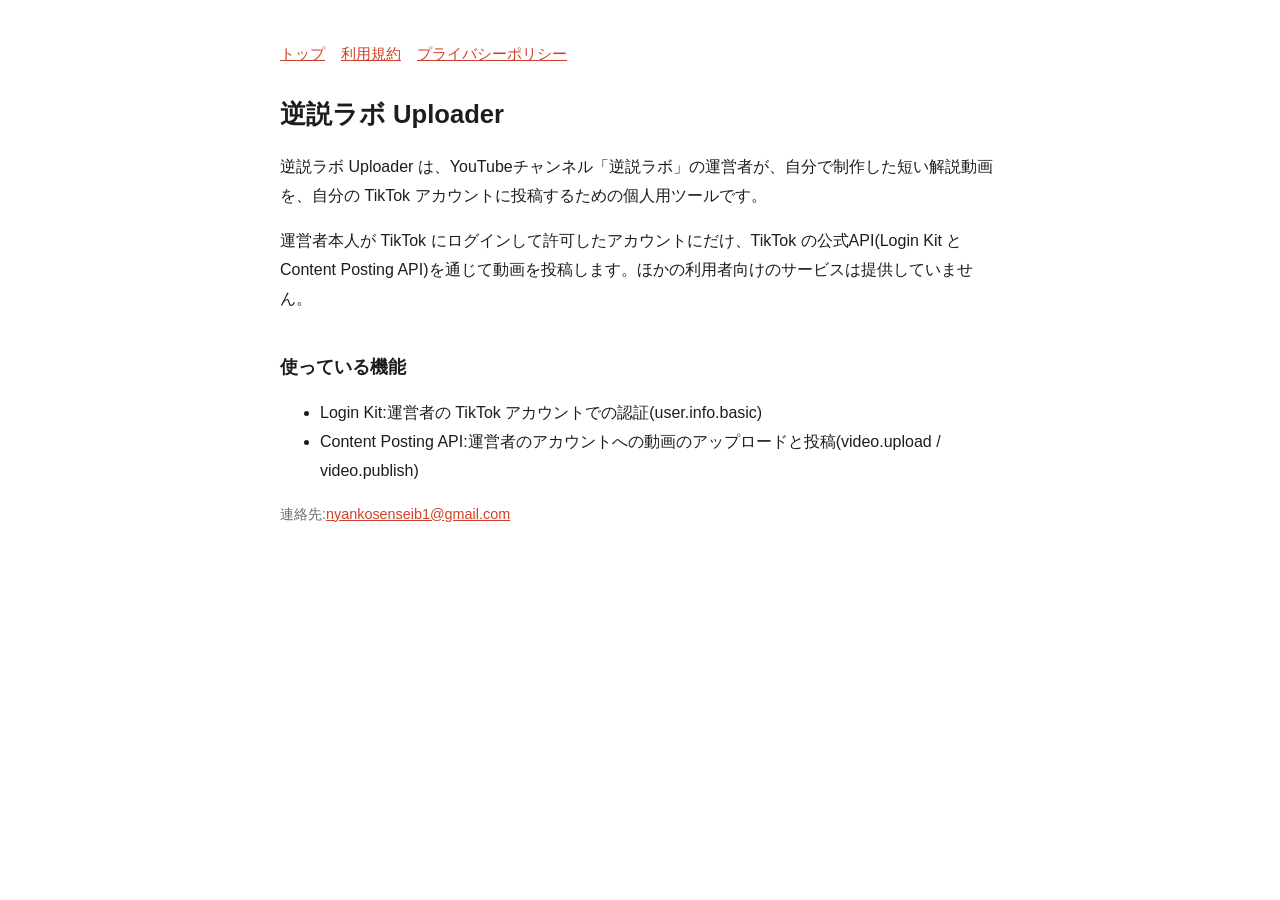
<file: index.html>
<!doctype html>
<html lang="ja"><head><meta charset="utf-8"><meta name="viewport" content="width=device-width,initial-scale=1">
<title>逆説ラボ Uploader</title><link rel="stylesheet" href="style.css"></head>
<body><main>
<nav><a href="index.html">トップ</a><a href="terms.html">利用規約</a><a href="privacy.html">プライバシーポリシー</a></nav>
<h1>逆説ラボ Uploader</h1>
<p>逆説ラボ Uploader は、YouTubeチャンネル「逆説ラボ」の運営者が、自分で制作した短い解説動画を、自分の TikTok アカウントに投稿するための個人用ツールです。</p>
<p>運営者本人が TikTok にログインして許可したアカウントにだけ、TikTok の公式API(Login Kit と Content Posting API)を通じて動画を投稿します。ほかの利用者向けのサービスは提供していません。</p>
<h2>使っている機能</h2>
<ul>
<li>Login Kit:運営者の TikTok アカウントでの認証(user.info.basic)</li>
<li>Content Posting API:運営者のアカウントへの動画のアップロードと投稿(video.upload / video.publish)</li>
</ul>
<p class="muted">連絡先:<a href="mailto:nyankosenseib1@gmail.com">nyankosenseib1@gmail.com</a></p>
</main></body></html>
</file>
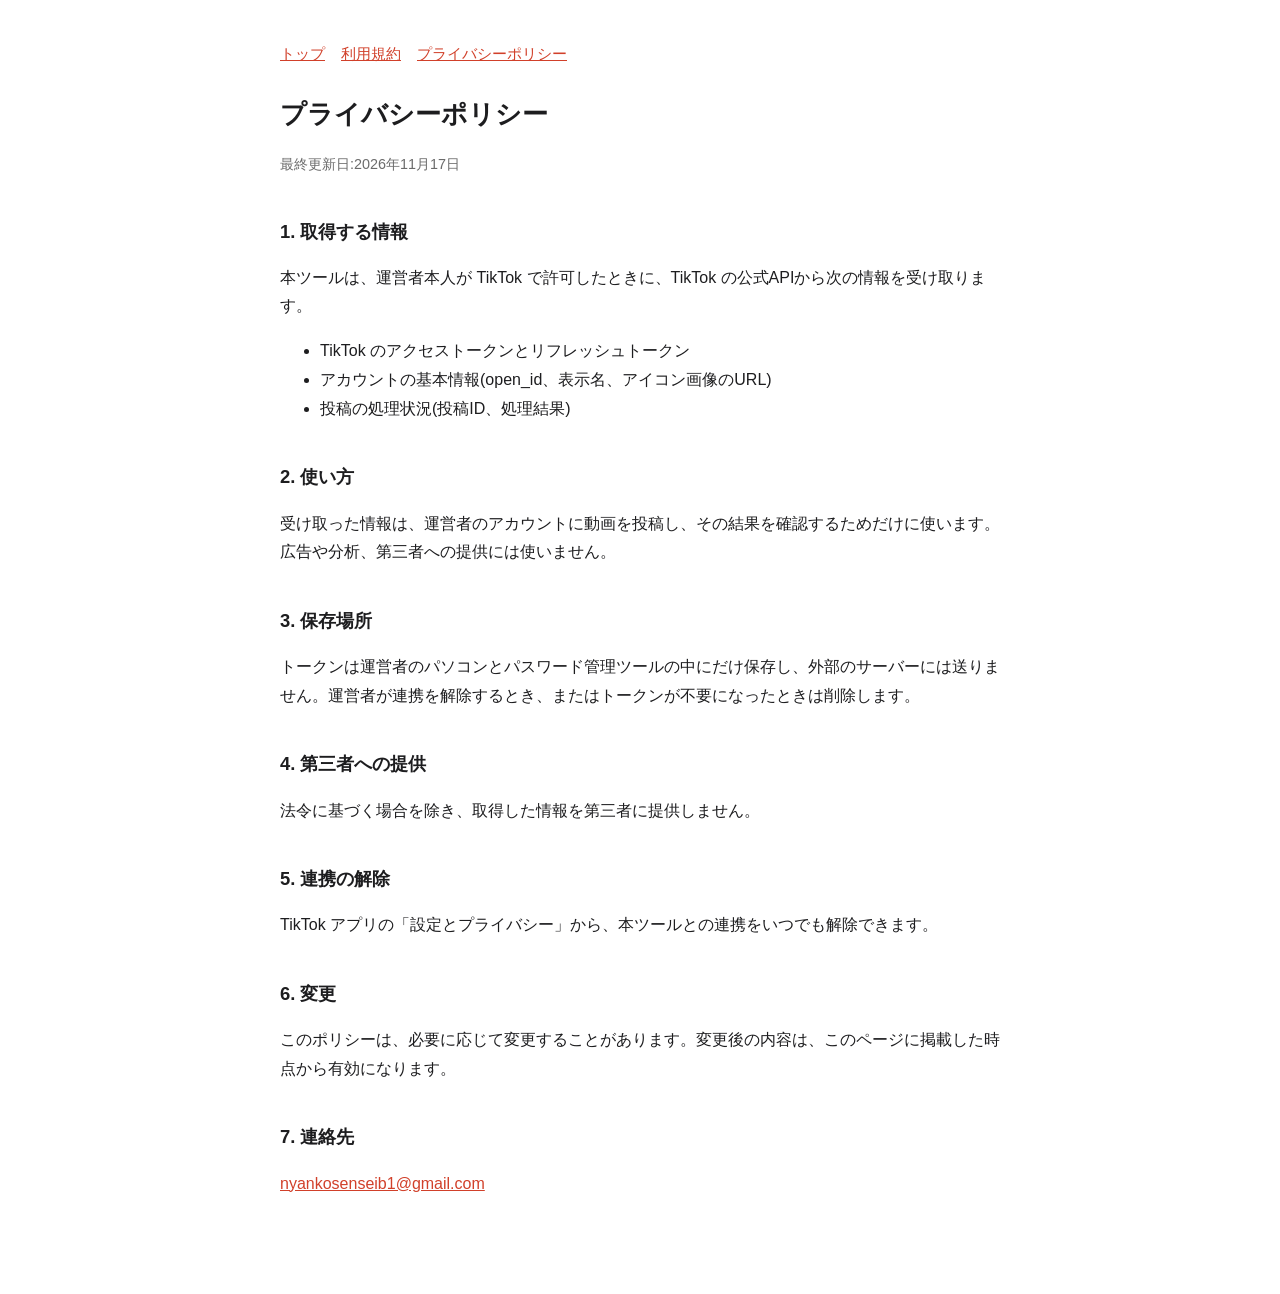
<file: privacy.html>
<!doctype html>
<html lang="ja"><head><meta charset="utf-8"><meta name="viewport" content="width=device-width,initial-scale=1">
<title>プライバシーポリシー | 逆説ラボ Uploader</title><link rel="stylesheet" href="style.css"></head>
<body><main>
<nav><a href="index.html">トップ</a><a href="terms.html">利用規約</a><a href="privacy.html">プライバシーポリシー</a></nav>
<h1>プライバシーポリシー</h1>
<p class="muted">最終更新日:2026年11月17日</p>
<h2>1. 取得する情報</h2>
<p>本ツールは、運営者本人が TikTok で許可したときに、TikTok の公式APIから次の情報を受け取ります。</p>
<ul>
<li>TikTok のアクセストークンとリフレッシュトークン</li>
<li>アカウントの基本情報(open_id、表示名、アイコン画像のURL)</li>
<li>投稿の処理状況(投稿ID、処理結果)</li>
</ul>
<h2>2. 使い方</h2>
<p>受け取った情報は、運営者のアカウントに動画を投稿し、その結果を確認するためだけに使います。広告や分析、第三者への提供には使いません。</p>
<h2>3. 保存場所</h2>
<p>トークンは運営者のパソコンとパスワード管理ツールの中にだけ保存し、外部のサーバーには送りません。運営者が連携を解除するとき、またはトークンが不要になったときは削除します。</p>
<h2>4. 第三者への提供</h2>
<p>法令に基づく場合を除き、取得した情報を第三者に提供しません。</p>
<h2>5. 連携の解除</h2>
<p>TikTok アプリの「設定とプライバシー」から、本ツールとの連携をいつでも解除できます。</p>
<h2>6. 変更</h2>
<p>このポリシーは、必要に応じて変更することがあります。変更後の内容は、このページに掲載した時点から有効になります。</p>
<h2>7. 連絡先</h2>
<p><a href="mailto:nyankosenseib1@gmail.com">nyankosenseib1@gmail.com</a></p>
</main></body></html>
</file>
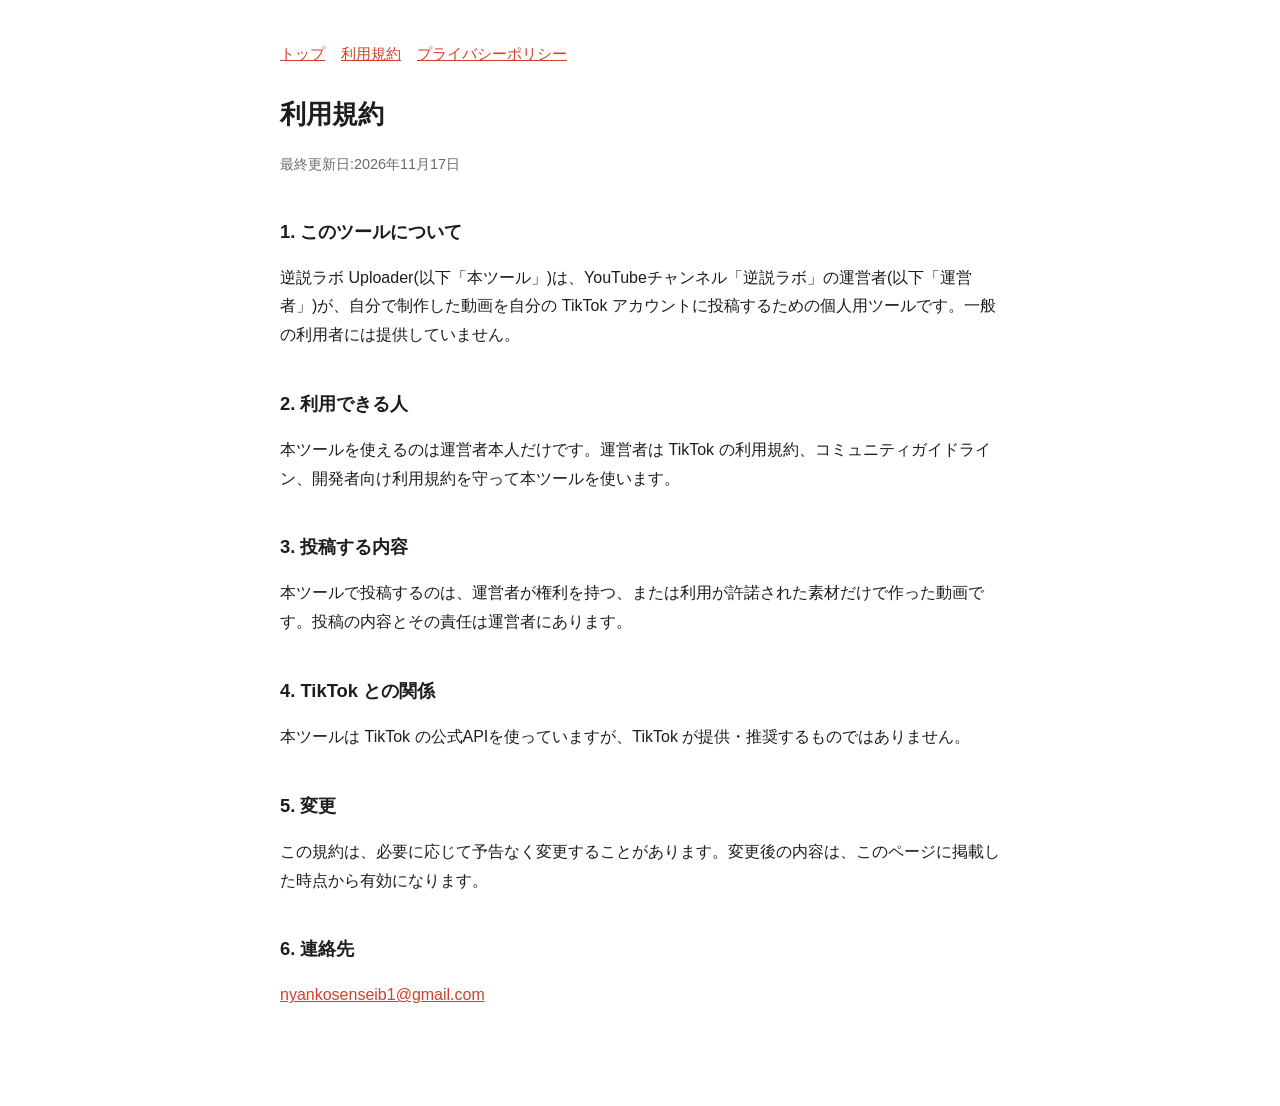
<file: terms.html>
<!doctype html>
<html lang="ja"><head><meta charset="utf-8"><meta name="viewport" content="width=device-width,initial-scale=1">
<title>利用規約 | 逆説ラボ Uploader</title><link rel="stylesheet" href="style.css"></head>
<body><main>
<nav><a href="index.html">トップ</a><a href="terms.html">利用規約</a><a href="privacy.html">プライバシーポリシー</a></nav>
<h1>利用規約</h1>
<p class="muted">最終更新日:2026年11月17日</p>
<h2>1. このツールについて</h2>
<p>逆説ラボ Uploader(以下「本ツール」)は、YouTubeチャンネル「逆説ラボ」の運営者(以下「運営者」)が、自分で制作した動画を自分の TikTok アカウントに投稿するための個人用ツールです。一般の利用者には提供していません。</p>
<h2>2. 利用できる人</h2>
<p>本ツールを使えるのは運営者本人だけです。運営者は TikTok の利用規約、コミュニティガイドライン、開発者向け利用規約を守って本ツールを使います。</p>
<h2>3. 投稿する内容</h2>
<p>本ツールで投稿するのは、運営者が権利を持つ、または利用が許諾された素材だけで作った動画です。投稿の内容とその責任は運営者にあります。</p>
<h2>4. TikTok との関係</h2>
<p>本ツールは TikTok の公式APIを使っていますが、TikTok が提供・推奨するものではありません。</p>
<h2>5. 変更</h2>
<p>この規約は、必要に応じて予告なく変更することがあります。変更後の内容は、このページに掲載した時点から有効になります。</p>
<h2>6. 連絡先</h2>
<p><a href="mailto:nyankosenseib1@gmail.com">nyankosenseib1@gmail.com</a></p>
</main></body></html>
</file>
<file: style.css>
:root{--bg:#ffffff;--fg:#1d1d1f;--muted:#6b6b6b;--accent:#d1402a}
@media (prefers-color-scheme: dark){:root{--bg:#141416;--fg:#f2f2f2;--muted:#a0a0a0;--accent:#ff6a52}}
body{margin:0;background:var(--bg);color:var(--fg);font-family:"Hiragino Sans","Yu Gothic","Meiryo",sans-serif;line-height:1.8}
main{max-width:720px;margin:0 auto;padding:40px 16px 80px}
h1{font-size:1.6rem;margin:0 0 8px}h2{font-size:1.15rem;margin-top:2em}
a{color:var(--accent)}nav{margin-bottom:24px;font-size:.95rem}nav a{margin-right:16px}
.muted{color:var(--muted);font-size:.9rem}
</file>
